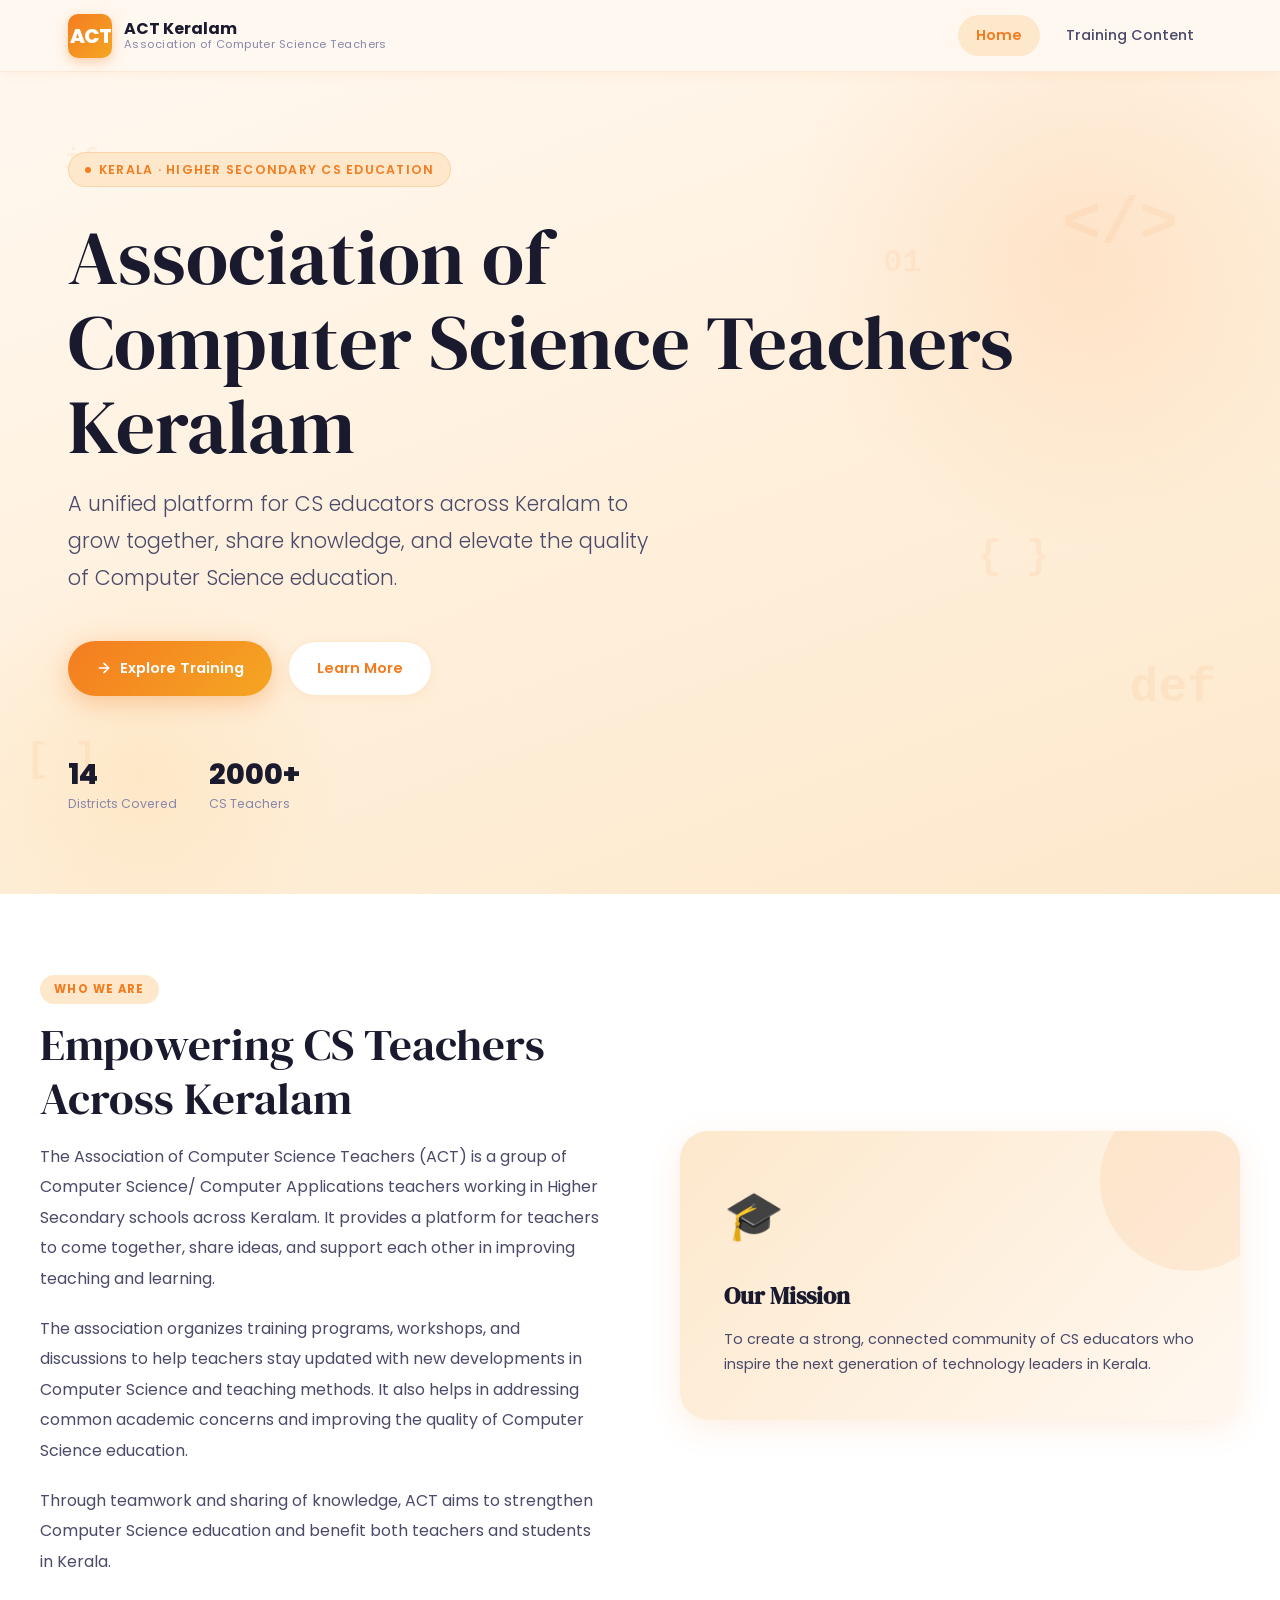
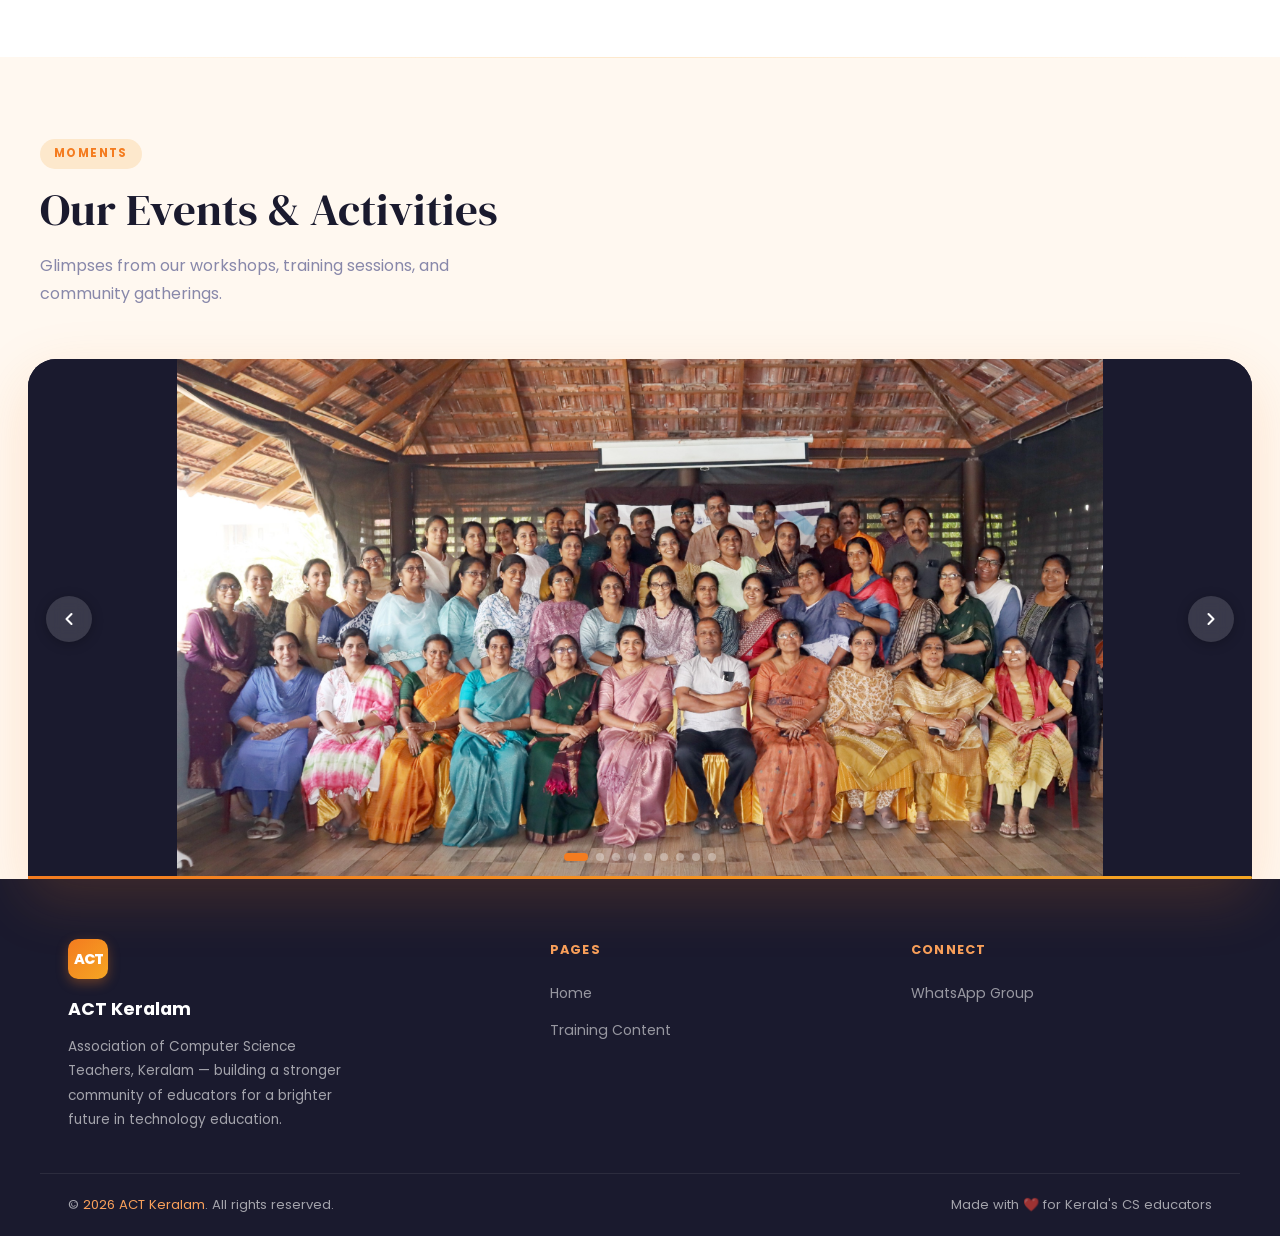
<file: index.html>
<!DOCTYPE html>
<html lang="en">
<head>
  <meta charset="UTF-8" />
  <meta name="viewport" content="width=device-width, initial-scale=1.0" />
  <title>ACT Keralam — Association of Computer Science Teachers</title>
  <meta name="description" content="ACT Keralam is the Association of Computer Science Teachers in Kerala, supporting CS educators across Higher Secondary Schools." />
  <link rel="stylesheet" href="style.css" />
  <!-- Google Fonts preconnect for performance -->
  <link rel="preconnect" href="https://fonts.googleapis.com" />
  <link rel="preconnect" href="https://fonts.gstatic.com" crossorigin />
</head>
<body>

  <!-- ==============================
       STICKY NAVIGATION BAR
  ============================== -->
  <nav class="navbar" role="navigation" aria-label="Main navigation">
    <div class="nav-container">

      <!-- Brand / Logo -->
      <a href="index.html" class="nav-brand" aria-label="ACT Keralam home">
        <div class="nav-logo-icon" aria-hidden="true">ACT</div>
        <div class="nav-brand-text">
          <span class="nav-brand-name">ACT Keralam</span>
          <span class="nav-brand-sub">Association of Computer Science Teachers</span>
        </div>
      </a>

      <!-- Navigation Links -->
      <ul class="nav-links" role="list">
        <li><a href="index.html" class="active">Home</a></li>
        <li><a href="training.html">Training Content</a></li>
      </ul>

      <!-- Mobile Menu Toggle -->
      <button class="nav-toggle" aria-label="Toggle navigation menu" aria-expanded="false">
        <span></span>
        <span></span>
        <span></span>
      </button>

    </div>
  </nav>


  <!-- ==============================
       HERO / BANNER SECTION
  ============================== -->
  <header class="hero" role="banner">

    <!-- Subtle animated background pattern -->
    <div class="hero-bg-pattern" aria-hidden="true"></div>

    <!-- Tech-themed floating decorative characters -->
    <div class="hero-deco" aria-hidden="true">
      <span class="hero-deco-item">&lt;/&gt;</span>
      <span class="hero-deco-item">{ }</span>
      <span class="hero-deco-item">01</span>
      <span class="hero-deco-item">def</span>
      <span class="hero-deco-item">if</span>
      <span class="hero-deco-item">[ ]</span>
    </div>

    <!-- Hero content -->
    <div class="hero-content">
      <div class="hero-eyebrow">Kerala · Higher Secondary CS Education</div>

      <h1 class="hero-heading">
        Association of<br />
        Computer Science Teachers<br />
        Keralam
      </h1>

      <p class="hero-subtitle">
        A unified platform for CS educators across Keralam to grow together, share knowledge, and elevate the quality of Computer Science education.
      </p>

      <div class="hero-cta-row">
        <a href="training.html" class="btn-primary">
          <!-- Arrow icon -->
          <svg width="16" height="16" viewBox="0 0 24 24" fill="none" stroke="currentColor" stroke-width="2.5" stroke-linecap="round" stroke-linejoin="round" aria-hidden="true"><path d="M5 12h14M12 5l7 7-7 7"/></svg>
          Explore Training
        </a>
        <a href="#about" class="btn-secondary">Learn More</a>
      </div>

      <!-- Stats row -->
      <div class="hero-stats">
        <div class="hero-stat">
          <span class="hero-stat-number" data-target="14">14</span>
          <span class="hero-stat-label">Districts Covered</span>
        </div>
        <div class="hero-stat">
          <span class="hero-stat-number" data-target="2000" data-suffix="+">2000+</span>
          <span class="hero-stat-label">CS Teachers</span>
        </div>
      </div>
    </div>
  </header>


  <!-- ==============================
       ABOUT / CONTENT SECTION
  ============================== -->
  <section class="about-section" id="about" aria-labelledby="about-heading">
    <div class="section-container">
      <div class="about-inner">

        <!-- Text block -->
        <div class="about-text">
          <span class="section-tag">Who We Are</span>
          <h2 class="section-title" id="about-heading">Empowering CS Teachers Across Keralam</h2>

          <!-- Association description — exact content as required -->
          <p>
            The Association of Computer Science Teachers (ACT) is a group of Computer Science/ Computer Applications teachers working in Higher Secondary schools across Keralam. It provides a platform for teachers to come together, share ideas, and support each other in improving teaching and learning.
          </p>
          <p>
            The association organizes training programs, workshops, and discussions to help teachers stay updated with new developments in Computer Science and teaching methods. It also helps in addressing common academic concerns and improving the quality of Computer Science education.
          </p>
          <p>
            Through teamwork and sharing of knowledge, ACT aims to strengthen Computer Science education and benefit both teachers and students in Kerala.
          </p>
        </div>

        <!-- Visual card -->
        <div class="about-visual">
          <div class="about-card">
            <div class="about-card-icon" aria-hidden="true">🎓</div>
            <h3 class="about-card-title">Our Mission</h3>
            <p class="about-card-text">
              To create a strong, connected community of CS educators who inspire the next generation of technology leaders in Kerala.
            </p>
            <!-- Keyword pills -->
            
          </div>
        </div>

      </div>
    </div>
  </section>

  <hr class="divider" aria-hidden="true" />

  <!-- ==============================
       SLIDESHOW GALLERY SECTION

       HOW TO ADD YOUR IMAGES:
       1. Put your image files in an "images/" folder
          next to index.html (any aspect ratio is fine).
       2. In the <div class="slideshow-track"> below,
          replace each placeholder <div class="slide"> with:

          <div class="slide">
            <img src="images/your-photo.jpg" alt="Describe the photo" />
            <div class="slide-caption">Caption text here</div>
          </div>

       3. Add or remove <div class="slide"> blocks freely —
          the JS will auto-update the dot indicators.
       The slideshow handles portrait, landscape, and square
       images correctly (object-fit: contain keeps full image
       visible; object-fit: cover fills the frame).
  ============================== -->
  <section class="gallery-section" id="gallery" aria-labelledby="gallery-heading">
    <div class="section-container">

      <div class="section-header">
        <span class="section-tag">Moments</span>
        <h2 class="section-title" id="gallery-heading">Our Events &amp; Activities</h2>
        <p class="section-subtitle">Glimpses from our workshops, training sessions, and community gatherings.</p>
      </div>

    </div><!-- /.section-container — intentionally ends here so slideshow is full-width -->

    <!-- ---- Slideshow ---- -->
    <div class="slideshow" role="region" aria-label="Event photo slideshow" aria-roledescription="carousel">

      <!-- Slide track — all slides sit side-by-side, JS translates this -->
      <div class="slideshow-track" id="slideshowTrack">

        <!--
          ════════════════════════════════════════
          SLIDE 1 — replace placeholder with your image:
          <img src="images/photo1.jpg" alt="Python Workshop 2024" />
          ════════════════════════════════════════
        -->
        <div class="slide" role="group" aria-roledescription="slide" aria-label="Slide 1 of 6">
          <div class="slide-img-wrap">
            <img src="1.jpeg"  />
            <!-- ↑ Remove the div above and add your <img> tag here ↑ -->
          </div>
          
        </div>

        <!-- SLIDE 2 -->
        <div class="slide" role="group" aria-roledescription="slide" aria-label="Slide 2 of 6">
          <div class="slide-img-wrap">
            <img src="2.jpeg"  />
          </div>
          
        </div>

        <!-- SLIDE 3 -->
        <div class="slide" role="group" aria-roledescription="slide" aria-label="Slide 3 of 6">
          <div class="slide-img-wrap">
            <img src="3.jpeg"  />
          </div>
          
        </div>

        <!-- SLIDE 4 -->
        <div class="slide" role="group" aria-roledescription="slide" aria-label="Slide 4 of 6">
          <div class="slide-img-wrap">
            <img src="4.jpeg"  />
          </div>
          
        </div>

        <!-- SLIDE 5 -->
        <div class="slide" role="group" aria-roledescription="slide" aria-label="Slide 5 of 6">
          <div class="slide-img-wrap">
            <img src="5.jpeg"  />
          </div>
          
        </div>

        <!-- SLIDE 6 -->
        <div class="slide" role="group" aria-roledescription="slide" aria-label="Slide 6 of 6">
          <div class="slide-img-wrap">
            <img src="6.jpeg"  />
          </div>
          
        </div>
              

        <!-- SLIDE 7 -->
        <div class="slide" role="group" aria-roledescription="slide" aria-label="Slide 7 of 7">
          <div class="slide-img-wrap">
            <img src="7.jpeg"  />
          </div>
        
        </div>
              

        <!-- SLIDE 8 -->
        <div class="slide" role="group" aria-roledescription="slide" aria-label="Slide 8 of 8">
          <div class="slide-img-wrap">
            <img src="8.jpeg"  />
          </div>
          
        </div>
              

        <!-- SLIDE 9 -->
        <div class="slide" role="group" aria-roledescription="slide" aria-label="Slide 9 of 9">
          <div class="slide-img-wrap">
            <img src="9.jpeg"  />
          </div>
        </div>
              

      </div><!-- /.slideshow-track -->

      <!-- Prev / Next arrow buttons -->
      <button class="slideshow-btn slideshow-btn--prev" id="slidePrev" aria-label="Previous slide">
        <svg width="20" height="20" viewBox="0 0 24 24" fill="none" stroke="currentColor" stroke-width="2.5" stroke-linecap="round" stroke-linejoin="round" aria-hidden="true"><path d="M15 18l-6-6 6-6"/></svg>
      </button>
      <button class="slideshow-btn slideshow-btn--next" id="slideNext" aria-label="Next slide">
        <svg width="20" height="20" viewBox="0 0 24 24" fill="none" stroke="currentColor" stroke-width="2.5" stroke-linecap="round" stroke-linejoin="round" aria-hidden="true"><path d="M9 18l6-6-6-6"/></svg>
      </button>

      <!-- Dot indicators — generated by JS, shown here as fallback -->
      <div class="slideshow-dots" id="slideshowDots" role="tablist" aria-label="Slide indicators"></div>

      <!-- Autoplay progress bar -->
      <div class="slideshow-progress" aria-hidden="true">
        <div class="slideshow-progress-bar" id="progressBar"></div>
      </div>

    </div><!-- /.slideshow -->

  </section>


  <!-- ==============================
       FOOTER
  ============================== -->
  <footer role="contentinfo">
    <div class="footer-top">

      <!-- Brand column -->
      <div class="footer-brand">
        <div class="nav-logo-icon" aria-hidden="true" style="width:40px;height:40px;font-size:0.9rem;">ACT</div>
        <div class="footer-brand-name">ACT Keralam</div>
        <p class="footer-brand-text">
          Association of Computer Science Teachers, Keralam — building a stronger community of educators for a brighter future in technology education.
        </p>
      </div>

      <!-- Quick links column -->
      <div class="footer-col">
        <h4 class="footer-col-title">Pages</h4>
        <ul>
          <li><a href="index.html">Home</a></li>
          <li><a href="training.html">Training Content</a></li>
        </ul>
      </div>

      <!-- Connect column -->
      <div class="footer-col">
        <h4 class="footer-col-title">Connect</h4>
        <ul>
          <li><a href="https://youtube.com" target="_blank" rel="noopener noreferrer">WhatsApp Group</a></li>
        </ul>
      </div>

    </div>

    <!-- Bottom bar -->
    <div class="footer-bottom">
      <p class="footer-copy">
        &copy; <span id="year"></span> <span>ACT Keralam</span>. All rights reserved.
      </p>
      <p class="footer-copy">Made with ❤️ for Kerala's CS educators</p>
    </div>
  </footer>

  <script src="script.js"></script>
  <script>
    // Set current year in footer dynamically
    document.getElementById('year').textContent = new Date().getFullYear();
  </script>

</body>
</html>
</file>
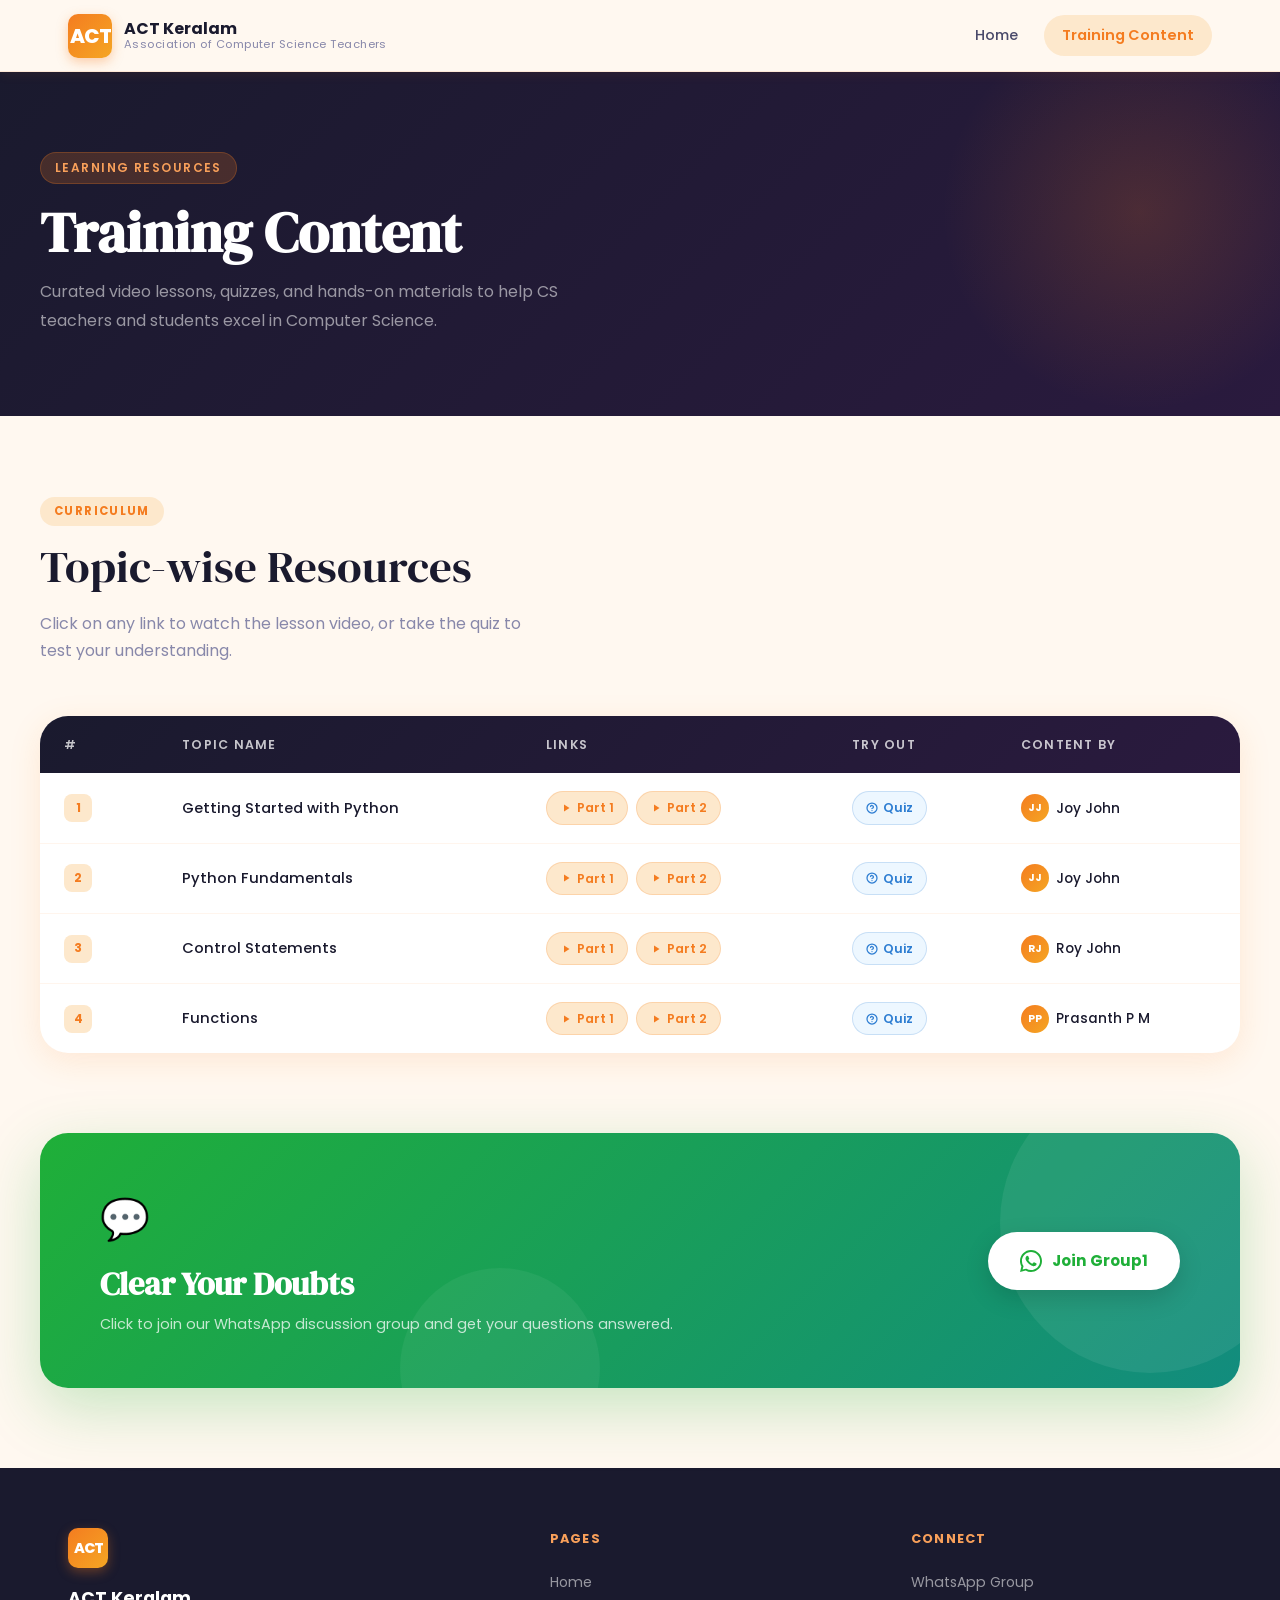
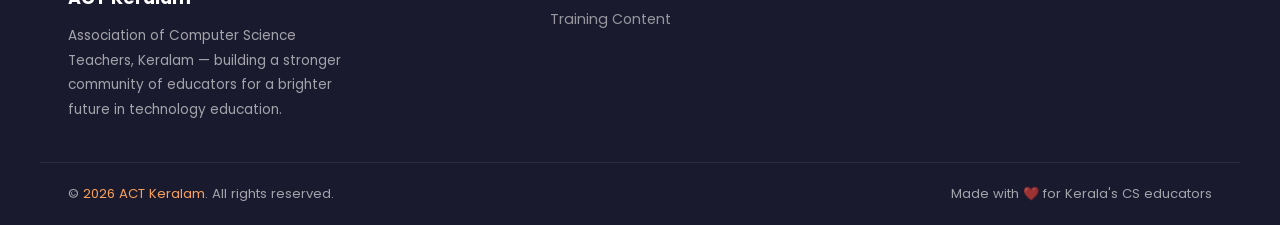
<file: training.html>
<!DOCTYPE html>
<html lang="en">
<head>
  <meta charset="UTF-8" />
  <meta name="viewport" content="width=device-width, initial-scale=1.0" />
  <title>Training Content — ACT Keralam</title>
  <meta name="description" content="Explore training resources, video lectures, quizzes and more curated by ACT Keralam for Computer Science teachers." />
  <link rel="stylesheet" href="style.css" />
  <link rel="preconnect" href="https://fonts.googleapis.com" />
  <link rel="preconnect" href="https://fonts.gstatic.com" crossorigin />
</head>
<body>

  <!-- ==============================
       STICKY NAVIGATION BAR
  ============================== -->
  <nav class="navbar" role="navigation" aria-label="Main navigation">
    <div class="nav-container">

      <a href="index.html" class="nav-brand" aria-label="ACT Keralam home">
        <div class="nav-logo-icon" aria-hidden="true">ACT</div>
        <div class="nav-brand-text">
          <span class="nav-brand-name">ACT Keralam</span>
          <span class="nav-brand-sub">Association of Computer Science Teachers</span>
        </div>
      </a>

      <ul class="nav-links" role="list">
        <li><a href="index.html">Home</a></li>
        <li><a href="training.html" class="active">Training Content</a></li>
      </ul>

      <button class="nav-toggle" aria-label="Toggle navigation menu" aria-expanded="false">
        <span></span>
        <span></span>
        <span></span>
      </button>

    </div>
  </nav>


  <!-- ==============================
       PAGE HERO / BANNER
  ============================== -->
  <header class="page-hero" role="banner">
    <div class="page-hero-content">
      <div class="page-hero-eyebrow">Learning Resources</div>
      <h1 class="page-hero-title">Training Content</h1>
      <p class="page-hero-desc">
        Curated video lessons, quizzes, and hands-on materials to help CS teachers and students excel in Computer Science.
      </p>
    </div>
  </header>


  <!-- ==============================
       TRAINING TABLE SECTION
  ============================== -->
  <main>
    <section class="training-section" aria-labelledby="training-table-heading">
      <div class="training-container">

        <div class="section-header">
          <span class="section-tag">Curriculum</span>
          <h2 class="section-title" id="training-table-heading">Topic-wise Resources</h2>
          <p class="section-subtitle">Click on any link to watch the lesson video, or take the quiz to test your understanding.</p>
        </div>

        <!-- Table wrapper for horizontal scroll on small screens -->
        <div class="table-wrapper" role="region" aria-label="Training topics table" tabindex="0">
          <table>
            <thead>
              <tr>
                <th scope="col">#</th>
                <th scope="col">Topic Name</th>
                <th scope="col">Links</th>
                <th scope="col">Try Out</th>
                <th scope="col">Content By</th>
              </tr>
            </thead>
            <tbody>

              <!-- Row 1 — Getting Started with Python -->
              <tr>
                <td><span class="row-num" aria-hidden="true">1</span></td>
                <td>
                  <span class="topic-cell">Getting Started with Python</span>
                </td>
                <td>
                  <div class="link-pills">
                    <a href="https://youtube.com"
                       target="_blank"
                       rel="noopener noreferrer"
                       class="link-pill"
                       aria-label="Getting Started with Python - Part 1 video">
                      <!-- Play icon -->
                      <svg viewBox="0 0 24 24" fill="currentColor" aria-hidden="true"><path d="M8 5v14l11-7z"/></svg>
                      Part 1
                    </a>
                    <a href="https://youtube.com"
                       target="_blank"
                       rel="noopener noreferrer"
                       class="link-pill"
                       aria-label="Getting Started with Python - Part 2 video">
                      <svg viewBox="0 0 24 24" fill="currentColor" aria-hidden="true"><path d="M8 5v14l11-7z"/></svg>
                      Part 2
                    </a>
                  </div>
                </td>
                <td>
                  <a href="https://youtube.com"
                     target="_blank"
                     rel="noopener noreferrer"
                     class="quiz-badge"
                     aria-label="Quiz for Getting Started with Python">
                    <!-- Quiz icon -->
                    <svg width="12" height="12" viewBox="0 0 24 24" fill="none" stroke="currentColor" stroke-width="2.5" stroke-linecap="round" stroke-linejoin="round" aria-hidden="true"><circle cx="12" cy="12" r="10"/><path d="M9.09 9a3 3 0 015.83 1c0 2-3 3-3 3M12 17h.01"/></svg>
                    Quiz
                  </a>
                </td>
                <td>
                  <div class="author-chip">
                    <div class="author-avatar" aria-hidden="true">JJ</div>
                    <span class="author-name">Joy John</span>
                  </div>
                </td>
              </tr>

              <!-- Row 2 — Python Fundamentals -->
              <tr>
                <td><span class="row-num" aria-hidden="true">2</span></td>
                <td>
                  <span class="topic-cell">Python Fundamentals</span>
                </td>
                <td>
                  <div class="link-pills">
                    <a href="https://youtube.com"
                       target="_blank"
                       rel="noopener noreferrer"
                       class="link-pill"
                       aria-label="Python Fundamentals - Part 1 video">
                      <svg viewBox="0 0 24 24" fill="currentColor" aria-hidden="true"><path d="M8 5v14l11-7z"/></svg>
                      Part 1
                    </a>
                    <a href="https://youtube.com"
                       target="_blank"
                       rel="noopener noreferrer"
                       class="link-pill"
                       aria-label="Python Fundamentals - Part 2 video">
                      <svg viewBox="0 0 24 24" fill="currentColor" aria-hidden="true"><path d="M8 5v14l11-7z"/></svg>
                      Part 2
                    </a>
                  </div>
                </td>
                <td>
                  <a href="https://youtube.com"
                     target="_blank"
                     rel="noopener noreferrer"
                     class="quiz-badge"
                     aria-label="Quiz for Python Fundamentals">
                    <svg width="12" height="12" viewBox="0 0 24 24" fill="none" stroke="currentColor" stroke-width="2.5" stroke-linecap="round" stroke-linejoin="round" aria-hidden="true"><circle cx="12" cy="12" r="10"/><path d="M9.09 9a3 3 0 015.83 1c0 2-3 3-3 3M12 17h.01"/></svg>
                    Quiz
                  </a>
                </td>
                <td>
                  <div class="author-chip">
                    <div class="author-avatar" aria-hidden="true">JJ</div>
                    <span class="author-name">Joy John</span>
                  </div>
                </td>
              </tr>

              <!-- Row 3 — Control Statements -->
              <tr>
                <td><span class="row-num" aria-hidden="true">3</span></td>
                <td>
                  <span class="topic-cell">Control Statements</span>
                </td>
                <td>
                  <div class="link-pills">
                    <a href="https://youtube.com"
                       target="_blank"
                       rel="noopener noreferrer"
                       class="link-pill"
                       aria-label="Control Statements - Part 1 video">
                      <svg viewBox="0 0 24 24" fill="currentColor" aria-hidden="true"><path d="M8 5v14l11-7z"/></svg>
                      Part 1
                    </a>
                    <a href="https://youtube.com"
                       target="_blank"
                       rel="noopener noreferrer"
                       class="link-pill"
                       aria-label="Control Statements - Part 2 video">
                      <svg viewBox="0 0 24 24" fill="currentColor" aria-hidden="true"><path d="M8 5v14l11-7z"/></svg>
                      Part 2
                    </a>
                  </div>
                </td>
                <td>
                  <a href="https://youtube.com"
                     target="_blank"
                     rel="noopener noreferrer"
                     class="quiz-badge"
                     aria-label="Quiz for Control Statements">
                    <svg width="12" height="12" viewBox="0 0 24 24" fill="none" stroke="currentColor" stroke-width="2.5" stroke-linecap="round" stroke-linejoin="round" aria-hidden="true"><circle cx="12" cy="12" r="10"/><path d="M9.09 9a3 3 0 015.83 1c0 2-3 3-3 3M12 17h.01"/></svg>
                    Quiz
                  </a>
                </td>
                <td>
                  <div class="author-chip">
                    <div class="author-avatar" aria-hidden="true">RJ</div>
                    <span class="author-name">Roy John</span>
                  </div>
                </td>
              </tr>

              <!-- Row 4 — Functions -->
              <tr>
                <td><span class="row-num" aria-hidden="true">4</span></td>
                <td>
                  <span class="topic-cell">Functions</span>
                </td>
                <td>
                  <div class="link-pills">
                    <a href="https://youtube.com"
                       target="_blank"
                       rel="noopener noreferrer"
                       class="link-pill"
                       aria-label="Functions - Part 1 video">
                      <svg viewBox="0 0 24 24" fill="currentColor" aria-hidden="true"><path d="M8 5v14l11-7z"/></svg>
                      Part 1
                    </a>
                    <a href="https://youtube.com"
                       target="_blank"
                       rel="noopener noreferrer"
                       class="link-pill"
                       aria-label="Functions - Part 2 video">
                      <svg viewBox="0 0 24 24" fill="currentColor" aria-hidden="true"><path d="M8 5v14l11-7z"/></svg>
                      Part 2
                    </a>
                  </div>
                </td>
                <td>
                  <a href="https://youtube.com"
                     target="_blank"
                     rel="noopener noreferrer"
                     class="quiz-badge"
                     aria-label="Quiz for Functions">
                    <svg width="12" height="12" viewBox="0 0 24 24" fill="none" stroke="currentColor" stroke-width="2.5" stroke-linecap="round" stroke-linejoin="round" aria-hidden="true"><circle cx="12" cy="12" r="10"/><path d="M9.09 9a3 3 0 015.83 1c0 2-3 3-3 3M12 17h.01"/></svg>
                    Quiz
                  </a>
                </td>
                <td>
                  <div class="author-chip">
                    <div class="author-avatar" aria-hidden="true">PP</div>
                    <span class="author-name">Prasanth P M</span>
                  </div>
                </td>
              </tr>

            </tbody>
          </table>
        </div><!-- /.table-wrapper -->

      </div>
    </section><!-- /.training-section -->


    <!-- ==============================
         WHATSAPP DISCUSSION CARD
    ============================== -->
    <section class="discussion-section" aria-label="Join WhatsApp discussion group">
      <div class="discussion-card">

        <div class="discussion-content">
          <div class="discussion-icon" aria-hidden="true">💬</div>
          <h2 class="discussion-title">Clear Your Doubts</h2>
          <p class="discussion-sub">Click to join our WhatsApp discussion group and get your questions answered.</p>
        </div>

        <div class="discussion-action">
          <a href="https://youtube.com"
             target="_blank"
             rel="noopener noreferrer"
             class="btn-whatsapp"
             aria-label="Join WhatsApp Group 1">
            <!-- WhatsApp icon (simple) -->
            <svg width="22" height="22" viewBox="0 0 24 24" fill="currentColor" aria-hidden="true">
              <path d="M17.472 14.382c-.297-.149-1.758-.867-2.03-.967-.273-.099-.471-.148-.67.15-.197.297-.767.966-.94 1.164-.173.199-.347.223-.644.075-.297-.15-1.255-.463-2.39-1.475-.883-.788-1.48-1.761-1.653-2.059-.173-.297-.018-.458.13-.606.134-.133.298-.347.446-.52.149-.174.198-.298.298-.497.099-.198.05-.371-.025-.52-.075-.149-.669-1.612-.916-2.207-.242-.579-.487-.5-.669-.51-.173-.008-.371-.01-.57-.01-.198 0-.52.074-.792.372-.272.297-1.04 1.016-1.04 2.479 0 1.462 1.065 2.875 1.213 3.074.149.198 2.096 3.2 5.077 4.487.709.306 1.262.489 1.694.625.712.227 1.36.195 1.871.118.571-.085 1.758-.719 2.006-1.413.248-.694.248-1.289.173-1.413-.074-.124-.272-.198-.57-.347z"/>
              <path d="M12 0C5.373 0 0 5.373 0 12c0 2.125.554 4.122 1.523 5.855L.057 23.882l6.174-1.618A11.94 11.94 0 0012 24c6.627 0 12-5.373 12-12S18.627 0 12 0zm0 21.908a9.893 9.893 0 01-5.034-1.374l-.361-.214-3.741.981 1-3.639-.235-.374A9.86 9.86 0 012.092 12C2.092 6.568 6.568 2.092 12 2.092c5.43 0 9.908 4.476 9.908 9.908 0 5.431-4.478 9.908-9.908 9.908z"/>
            </svg>
            Join Group1
          </a>
        </div>

      </div>
    </section>

  </main>


  <!-- ==============================
       FOOTER
  ============================== -->
  <footer role="contentinfo">
    <div class="footer-top">

      <div class="footer-brand">
        <div class="nav-logo-icon" aria-hidden="true" style="width:40px;height:40px;font-size:0.9rem;">ACT</div>
        <div class="footer-brand-name">ACT Keralam</div>
        <p class="footer-brand-text">
          Association of Computer Science Teachers, Keralam — building a stronger community of educators for a brighter future in technology education.
        </p>
      </div>

      <div class="footer-col">
        <h4 class="footer-col-title">Pages</h4>
        <ul>
          <li><a href="index.html">Home</a></li>
          <li><a href="training.html">Training Content</a></li>
        </ul>
      </div>

      <div class="footer-col">
        <h4 class="footer-col-title">Connect</h4>
        <ul>
          
          <li><a href="https://youtube.com" target="_blank" rel="noopener noreferrer">WhatsApp Group</a></li>
        </ul>
      </div>

    </div>

    <div class="footer-bottom">
      <p class="footer-copy">
        &copy; <span id="year"></span> <span>ACT Keralam</span>. All rights reserved.
      </p>
      <p class="footer-copy">Made with ❤️ for Kerala's CS educators</p>
    </div>
  </footer>

  <script src="script.js"></script>
  <script>
    document.getElementById('year').textContent = new Date().getFullYear();
  </script>

</body>
</html>
</file>
<file: style.css>
/* =========================================
   ACT Keralam - Global Stylesheet
   Association of Computer Science Teachers
   ========================================= */

/* --- Google Fonts Import --- */
@import url('https://fonts.googleapis.com/css2?family=Poppins:wght@300;400;500;600;700;800&family=DM+Serif+Display:ital@0;1&display=swap');

/* --- CSS Variables (Design Tokens) --- */
:root {
  --cream: #FFF8F0;
  --cream-dark: #FFF0DC;
  --orange: #F47C20;
  --orange-light: #F9A05A;
  --orange-pale: #FDE8CC;
  --amber: #F5A623;
  --brown: #7A3B1E;
  --text-dark: #1A1A2E;
  --text-mid: #4A4A6A;
  --text-soft: #8888AA;
  --white: #FFFFFF;
  --shadow-sm: 0 2px 12px rgba(244,124,32,0.08);
  --shadow-md: 0 8px 32px rgba(244,124,32,0.13);
  --shadow-lg: 0 20px 60px rgba(244,124,32,0.18);
  --radius-sm: 10px;
  --radius-md: 18px;
  --radius-lg: 28px;
  --nav-height: 72px;
  --transition: 0.3s cubic-bezier(0.4, 0, 0.2, 1);
}

/* --- Reset & Base --- */
*, *::before, *::after {
  box-sizing: border-box;
  margin: 0;
  padding: 0;
}

html {
  scroll-behavior: smooth;
  font-size: 16px;
}

body {
  font-family: 'Poppins', sans-serif;
  background-color: var(--cream);
  color: var(--text-dark);
  line-height: 1.7;
  overflow-x: hidden;
}

a {
  text-decoration: none;
  color: inherit;
}

img {
  max-width: 100%;
  display: block;
}

/* =========================================
   NAVIGATION
   ========================================= */

.navbar {
  position: sticky;
  top: 0;
  z-index: 100;
  height: var(--nav-height);
  background: rgba(255, 248, 240, 0.92);
  backdrop-filter: blur(16px);
  -webkit-backdrop-filter: blur(16px);
  border-bottom: 1px solid rgba(244, 124, 32, 0.12);
  box-shadow: var(--shadow-sm);
  display: flex;
  align-items: center;
  transition: box-shadow var(--transition);
}

.nav-container {
  width: 100%;
  max-width: 1200px;
  margin: 0 auto;
  padding: 0 28px;
  display: flex;
  align-items: center;
  justify-content: space-between;
  gap: 24px;
}

/* Logo / Brand */
.nav-brand {
  display: flex;
  align-items: center;
  gap: 12px;
  flex-shrink: 0;
}

.nav-logo-icon {
  width: 44px;
  height: 44px;
  background: linear-gradient(135deg, var(--orange), var(--amber));
  border-radius: var(--radius-sm);
  display: flex;
  align-items: center;
  justify-content: center;
  font-size: 1.25rem;
  font-weight: 800;
  color: white;
  letter-spacing: -1px;
  box-shadow: 0 4px 12px rgba(244,124,32,0.35);
  flex-shrink: 0;
}

.nav-brand-text {
  display: flex;
  flex-direction: column;
  line-height: 1.2;
}

.nav-brand-name {
  font-size: 1rem;
  font-weight: 700;
  color: var(--text-dark);
}

.nav-brand-sub {
  font-size: 0.7rem;
  font-weight: 400;
  color: var(--text-soft);
  letter-spacing: 0.04em;
}

/* Nav Links */
.nav-links {
  display: flex;
  align-items: center;
  gap: 8px;
  list-style: none;
}

.nav-links a {
  display: block;
  padding: 8px 18px;
  font-size: 0.9rem;
  font-weight: 500;
  color: var(--text-mid);
  border-radius: 50px;
  transition: background var(--transition), color var(--transition);
}

.nav-links a:hover,
.nav-links a.active {
  background: var(--orange-pale);
  color: var(--orange);
}

.nav-links a.active {
  font-weight: 600;
}

/* Mobile hamburger */
.nav-toggle {
  display: none;
  flex-direction: column;
  gap: 5px;
  cursor: pointer;
  padding: 6px;
  background: none;
  border: none;
}

.nav-toggle span {
  display: block;
  width: 24px;
  height: 2px;
  background: var(--text-dark);
  border-radius: 2px;
  transition: all var(--transition);
}

/* =========================================
   HERO SECTION
   ========================================= */

.hero {
  position: relative;
  min-height: 88vh;
  display: flex;
  align-items: center;
  overflow: hidden;
  background: linear-gradient(160deg, #FFF8F0 0%, #FFF0DC 50%, #FDE8CC 100%);
}

/* Decorative background pattern */
.hero-bg-pattern {
  position: absolute;
  inset: 0;
  pointer-events: none;
  overflow: hidden;
}

/* Floating tech-themed circles/shapes */
.hero-bg-pattern::before {
  content: '';
  position: absolute;
  top: -120px;
  right: -100px;
  width: 600px;
  height: 600px;
  border-radius: 50%;
  background: radial-gradient(circle, rgba(244,124,32,0.12) 0%, transparent 70%);
}

.hero-bg-pattern::after {
  content: '';
  position: absolute;
  bottom: -80px;
  left: -60px;
  width: 400px;
  height: 400px;
  border-radius: 50%;
  background: radial-gradient(circle, rgba(245,166,35,0.10) 0%, transparent 70%);
}

/* Floating tech icons SVG shapes */
.hero-deco {
  position: absolute;
  inset: 0;
  pointer-events: none;
}

.hero-deco-item {
  position: absolute;
  opacity: 0.07;
  font-size: 5rem;
  color: var(--orange);
  font-family: monospace;
  font-weight: 700;
  user-select: none;
  animation: float 6s ease-in-out infinite;
}

.hero-deco-item:nth-child(1) { top: 12%; right: 8%;  font-size: 4rem; animation-delay: 0s; }
.hero-deco-item:nth-child(2) { top: 55%; right: 18%; font-size: 2.5rem; animation-delay: 1.5s; }
.hero-deco-item:nth-child(3) { top: 20%; right: 28%; font-size: 2rem; animation-delay: 0.8s; }
.hero-deco-item:nth-child(4) { bottom: 20%; right: 5%; font-size: 3rem; animation-delay: 2.2s; }
.hero-deco-item:nth-child(5) { top: 8%; left: 5%;   font-size: 1.8rem; animation-delay: 3s; }
.hero-deco-item:nth-child(6) { bottom: 12%; left: 2%; font-size: 2.5rem; animation-delay: 1s; }

@keyframes float {
  0%, 100% { transform: translateY(0px) rotate(0deg); }
  50%       { transform: translateY(-18px) rotate(4deg); }
}

/* Hero Content */
.hero-content {
  position: relative;
  z-index: 2;
  max-width: 1200px;
  margin: 0 auto;
  padding: 80px 28px;
  width: 100%;
}

.hero-eyebrow {
  display: inline-flex;
  align-items: center;
  gap: 8px;
  background: var(--orange-pale);
  color: var(--orange);
  font-size: 0.78rem;
  font-weight: 600;
  letter-spacing: 0.1em;
  text-transform: uppercase;
  padding: 6px 16px;
  border-radius: 50px;
  margin-bottom: 28px;
  border: 1px solid rgba(244,124,32,0.2);
}

.hero-eyebrow::before {
  content: '';
  width: 6px;
  height: 6px;
  background: var(--orange);
  border-radius: 50%;
  animation: pulse 2s infinite;
}

@keyframes pulse {
  0%, 100% { opacity: 1; transform: scale(1); }
  50%       { opacity: 0.5; transform: scale(1.5); }
}

.hero-heading {
  font-family: 'DM Serif Display', serif;
  font-size: clamp(2.4rem, 6vw, 5rem);
  font-weight: 400;
  line-height: 1.1;
  color: var(--text-dark);
  margin-bottom: 16px;
}

.hero-heading span {
  color: var(--orange);
  font-style: italic;
}

.hero-subtitle {
  font-size: clamp(1rem, 2.5vw, 1.3rem);
  font-weight: 300;
  color: var(--text-mid);
  max-width: 580px;
  margin-bottom: 44px;
  line-height: 1.8;
}

.hero-cta-row {
  display: flex;
  gap: 16px;
  flex-wrap: wrap;
}

/* Buttons */
.btn-primary {
  display: inline-flex;
  align-items: center;
  gap: 8px;
  background: linear-gradient(135deg, var(--orange), var(--amber));
  color: white;
  font-family: 'Poppins', sans-serif;
  font-size: 0.92rem;
  font-weight: 600;
  padding: 14px 28px;
  border-radius: 50px;
  border: none;
  cursor: pointer;
  box-shadow: 0 6px 24px rgba(244,124,32,0.35);
  transition: transform var(--transition), box-shadow var(--transition);
  text-decoration: none;
}

.btn-primary:hover {
  transform: translateY(-2px);
  box-shadow: 0 12px 32px rgba(244,124,32,0.45);
}

.btn-secondary {
  display: inline-flex;
  align-items: center;
  gap: 8px;
  background: white;
  color: var(--orange);
  font-family: 'Poppins', sans-serif;
  font-size: 0.92rem;
  font-weight: 600;
  padding: 14px 28px;
  border-radius: 50px;
  border: 1.5px solid var(--orange-pale);
  cursor: pointer;
  box-shadow: var(--shadow-sm);
  transition: all var(--transition);
  text-decoration: none;
}

.btn-secondary:hover {
  background: var(--orange-pale);
  border-color: var(--orange-light);
  transform: translateY(-2px);
}

/* Hero stat chips */
.hero-stats {
  display: flex;
  gap: 32px;
  margin-top: 64px;
  flex-wrap: wrap;
}

.hero-stat {
  display: flex;
  flex-direction: column;
}

.hero-stat-number {
  font-size: 1.8rem;
  font-weight: 800;
  color: var(--text-dark);
  line-height: 1;
}

.hero-stat-label {
  font-size: 0.78rem;
  color: var(--text-soft);
  font-weight: 400;
  margin-top: 4px;
}

/* =========================================
   SECTION COMMON STYLES
   ========================================= */

section {
  padding: 80px 28px;
}

.section-container {
  max-width: 1200px;
  margin: 0 auto;
}

.section-tag {
  display: inline-block;
  background: var(--orange-pale);
  color: var(--orange);
  font-size: 0.72rem;
  font-weight: 700;
  letter-spacing: 0.12em;
  text-transform: uppercase;
  padding: 5px 14px;
  border-radius: 50px;
  margin-bottom: 14px;
}

.section-title {
  font-family: 'DM Serif Display', serif;
  font-size: clamp(1.8rem, 4vw, 2.8rem);
  font-weight: 400;
  color: var(--text-dark);
  line-height: 1.2;
  margin-bottom: 16px;
}

.section-subtitle {
  font-size: 1rem;
  color: var(--text-soft);
  max-width: 500px;
}

.section-header {
  margin-bottom: 52px;
}

/* =========================================
   ABOUT SECTION (Home Page)
   ========================================= */

.about-section {
  background: var(--white);
}

.about-inner {
  display: grid;
  grid-template-columns: 1fr 1fr;
  gap: 80px;
  align-items: center;
}

.about-text p {
  font-size: 1rem;
  color: var(--text-mid);
  line-height: 1.9;
  margin-bottom: 20px;
}

.about-text p:last-child {
  margin-bottom: 0;
}

/* About visual card */
.about-visual {
  position: relative;
}

.about-card {
  background: linear-gradient(135deg, var(--orange-pale), var(--cream));
  border-radius: var(--radius-lg);
  padding: 44px;
  box-shadow: var(--shadow-md);
  position: relative;
  overflow: hidden;
}

.about-card::before {
  content: '';
  position: absolute;
  top: -40px;
  right: -40px;
  width: 180px;
  height: 180px;
  border-radius: 50%;
  background: rgba(244,124,32,0.1);
}

.about-card-icon {
  font-size: 3rem;
  margin-bottom: 20px;
}

.about-card-title {
  font-family: 'DM Serif Display', serif;
  font-size: 1.5rem;
  color: var(--text-dark);
  margin-bottom: 10px;
}

.about-card-text {
  font-size: 0.9rem;
  color: var(--text-mid);
  line-height: 1.7;
}

/* Pillars / feature pills */
.about-pillars {
  display: flex;
  flex-wrap: wrap;
  gap: 10px;
  margin-top: 28px;
}

.pillar-chip {
  background: white;
  color: var(--orange);
  border: 1.5px solid var(--orange-pale);
  font-size: 0.8rem;
  font-weight: 500;
  padding: 7px 16px;
  border-radius: 50px;
  box-shadow: var(--shadow-sm);
}

/* =========================================
   GALLERY / SLIDESHOW SECTION (Home Page)
   ========================================= */

.gallery-section {
  background: var(--cream);
  /* section-container padding handles top/bottom;
     slideshow bleeds full width below it */
  padding-bottom: 0;
}

/* ─── Slideshow outer shell ─── */
.slideshow {
  position: relative;
  width: 100%;
  overflow: hidden;
  background: var(--text-dark);
  /* Fixed height so every slide takes the same space regardless of image ratio */
  height: 520px;
  border-radius: var(--radius-lg) var(--radius-lg) 0 0;
  box-shadow: var(--shadow-lg);
  /* margin ties it visually to the section above */
  margin-top: 12px;
  user-select: none;
}

@media (max-width: 900px) { .slideshow { height: 400px; } }
@media (max-width: 600px) { .slideshow { height: 260px; border-radius: var(--radius-md) var(--radius-md) 0 0; } }

/* ─── Track — all slides in a row ─── */
.slideshow-track {
  display: flex;
  height: 100%;
  width: 100%;
  /* JS sets transform: translateX(-N*100%) to advance */
  transform: translateX(0);
  transition: transform 0.55s cubic-bezier(0.77, 0, 0.175, 1);
}

/* ─── Individual slide ─── */
.slide {
  flex: 0 0 100%;   /* each slide is exactly 100% of the viewport width */
  width: 100%;
  height: 100%;
  position: relative;
  overflow: hidden;
}

/* ─── Image wrapper — centres image of ANY aspect ratio ─── */
.slide-img-wrap {
  width: 100%;
  height: 100%;
  display: flex;
  align-items: center;
  justify-content: center;
  background: var(--text-dark);
  overflow: hidden;
}

/*
  HOW REAL IMAGES ARE HANDLED:
  ─────────────────────────────
  • object-fit: contain  → whole image always visible, letterboxed if needed
  • object-fit: cover    → fills the frame, crops if needed (comment/uncomment)
  Swap to 'cover' if you prefer full-bleed cropped images.
*/
.slide-img-wrap img {
  width: 100%;
  height: 100%;
  object-fit: contain;      /* ← change to 'cover' for full-bleed */
  object-position: center;
  display: block;
  transition: transform 0.6s ease;
}

.slide:hover .slide-img-wrap img {
  transform: scale(1.03);
}

/* ─── Placeholder (shown until real images are added) ─── */
.slide-placeholder {
  width: 100%;
  height: 100%;
  display: flex;
  flex-direction: column;
  align-items: center;
  justify-content: center;
  gap: 12px;
  background: linear-gradient(160deg, #2A1A3E 0%, var(--text-dark) 100%);
  position: relative;
  overflow: hidden;
}

/* Diagonal stripe texture on placeholder */
.slide-placeholder::before {
  content: '';
  position: absolute;
  inset: 0;
  background: repeating-linear-gradient(
    -45deg,
    transparent,
    transparent 28px,
    rgba(244,124,32,0.04) 28px,
    rgba(244,124,32,0.04) 56px
  );
}

.slide-placeholder-icon {
  font-size: 3.5rem;
  opacity: 0.25;
  position: relative;
}

.slide-placeholder-label {
  font-size: 0.85rem;
  font-weight: 700;
  letter-spacing: 0.12em;
  text-transform: uppercase;
  color: var(--orange-light);
  opacity: 0.75;
  background: rgba(255,255,255,0.06);
  padding: 6px 18px;
  border-radius: 50px;
  border: 1px solid rgba(244,124,32,0.2);
  position: relative;
}

.slide-placeholder-hint {
  font-size: 0.72rem;
  color: rgba(255,255,255,0.3);
  font-family: monospace;
  position: relative;
}

/* ─── Slide caption overlay ─── */
.slide-caption {
  position: absolute;
  bottom: 0;
  left: 0;
  right: 0;
  padding: 32px 28px 20px;
  background: linear-gradient(to top, rgba(0,0,0,0.65) 0%, transparent 100%);
  color: white;
  font-size: 0.95rem;
  font-weight: 600;
  letter-spacing: 0.02em;
  pointer-events: none;
}

/* ─── Prev / Next buttons ─── */
.slideshow-btn {
  position: absolute;
  top: 50%;
  transform: translateY(-50%);
  width: 46px;
  height: 46px;
  border-radius: 50%;
  border: none;
  background: rgba(255,255,255,0.14);
  backdrop-filter: blur(8px);
  -webkit-backdrop-filter: blur(8px);
  color: white;
  cursor: pointer;
  display: flex;
  align-items: center;
  justify-content: center;
  transition: background var(--transition), transform var(--transition);
  z-index: 10;
  box-shadow: 0 2px 12px rgba(0,0,0,0.25);
}

.slideshow-btn:hover {
  background: var(--orange);
  transform: translateY(-50%) scale(1.08);
}

.slideshow-btn--prev { left: 18px; }
.slideshow-btn--next { right: 18px; }

@media (max-width: 600px) {
  .slideshow-btn { width: 36px; height: 36px; }
  .slideshow-btn--prev { left: 10px; }
  .slideshow-btn--next { right: 10px; }
}

/* ─── Dot indicators ─── */
.slideshow-dots {
  position: absolute;
  bottom: 18px;
  left: 50%;
  transform: translateX(-50%);
  display: flex;
  gap: 8px;
  z-index: 10;
}

.slideshow-dot {
  width: 8px;
  height: 8px;
  border-radius: 50%;
  border: none;
  background: rgba(255,255,255,0.35);
  cursor: pointer;
  padding: 0;
  transition: background var(--transition), transform var(--transition), width var(--transition);
}

.slideshow-dot.active {
  background: var(--orange);
  width: 24px;           /* active dot stretches into a pill */
  border-radius: 4px;
  transform: none;
}

.slideshow-dot:hover:not(.active) {
  background: rgba(255,255,255,0.65);
}

/* ─── Progress bar ─── */
.slideshow-progress {
  position: absolute;
  bottom: 0;
  left: 0;
  right: 0;
  height: 3px;
  background: rgba(255,255,255,0.1);
  z-index: 10;
}

.slideshow-progress-bar {
  height: 100%;
  width: 0%;
  background: linear-gradient(90deg, var(--orange), var(--amber));
  border-radius: 0 2px 2px 0;
}

/* =========================================
   FOOTER
   ========================================= */

footer {
  background: var(--text-dark);
  color: rgba(255,255,255,0.6);
  padding: 0;
}

.footer-top {
  padding: 60px 28px 40px;
  max-width: 1200px;
  margin: 0 auto;
  display: grid;
  grid-template-columns: 1.4fr 1fr 1fr;
  gap: 60px;
}

.footer-brand .nav-logo-icon {
  margin-bottom: 16px;
}

.footer-brand-name {
  font-size: 1.1rem;
  font-weight: 700;
  color: white;
  margin-bottom: 10px;
}

.footer-brand-text {
  font-size: 0.85rem;
  line-height: 1.8;
  max-width: 280px;
}

.footer-col-title {
  font-size: 0.8rem;
  font-weight: 700;
  letter-spacing: 0.1em;
  text-transform: uppercase;
  color: var(--orange-light);
  margin-bottom: 18px;
}

.footer-col ul {
  list-style: none;
  display: flex;
  flex-direction: column;
  gap: 10px;
}

.footer-col ul li a {
  font-size: 0.88rem;
  color: rgba(255,255,255,0.55);
  transition: color var(--transition);
}

.footer-col ul li a:hover {
  color: var(--orange-light);
}

.footer-bottom {
  border-top: 1px solid rgba(255,255,255,0.08);
  padding: 20px 28px;
  max-width: 1200px;
  margin: 0 auto;
  display: flex;
  align-items: center;
  justify-content: space-between;
  flex-wrap: wrap;
  gap: 12px;
}

.footer-copy {
  font-size: 0.82rem;
}

.footer-copy span {
  color: var(--orange-light);
}

/* =========================================
   TRAINING PAGE
   ========================================= */

/* Page header band */
.page-hero {
  background: linear-gradient(135deg, var(--text-dark) 0%, #2A1A3E 100%);
  padding: 80px 28px;
  position: relative;
  overflow: hidden;
}

.page-hero::before {
  content: '';
  position: absolute;
  top: -60px; right: -60px;
  width: 400px; height: 400px;
  border-radius: 50%;
  background: radial-gradient(circle, rgba(244,124,32,0.18) 0%, transparent 70%);
  pointer-events: none;
}

.page-hero-content {
  max-width: 1200px;
  margin: 0 auto;
  position: relative;
  z-index: 2;
}

.page-hero-eyebrow {
  display: inline-block;
  background: rgba(244,124,32,0.2);
  color: var(--orange-light);
  font-size: 0.75rem;
  font-weight: 600;
  letter-spacing: 0.12em;
  text-transform: uppercase;
  padding: 5px 14px;
  border-radius: 50px;
  margin-bottom: 18px;
  border: 1px solid rgba(244,124,32,0.25);
}

.page-hero-title {
  font-family: 'DM Serif Display', serif;
  font-size: clamp(2rem, 5vw, 3.5rem);
  color: white;
  margin-bottom: 14px;
  line-height: 1.1;
}

.page-hero-desc {
  font-size: 1rem;
  color: rgba(255,255,255,0.55);
  max-width: 520px;
  line-height: 1.8;
}

/* Training table section */
.training-section {
  padding: 80px 28px;
  background: var(--cream);
}

.training-container {
  max-width: 1200px;
  margin: 0 auto;
}

/* Table wrapper for scroll on mobile */
.table-wrapper {
  background: white;
  border-radius: var(--radius-lg);
  box-shadow: var(--shadow-md);
  overflow: hidden;
  overflow-x: auto;
}

table {
  width: 100%;
  border-collapse: collapse;
  min-width: 560px;
}

thead {
  background: linear-gradient(135deg, var(--text-dark), #2A1A3E);
}

thead th {
  padding: 18px 24px;
  text-align: left;
  font-size: 0.78rem;
  font-weight: 600;
  letter-spacing: 0.1em;
  text-transform: uppercase;
  color: rgba(255,255,255,0.75);
}

thead th:first-child {
  border-radius: 0;
}

tbody tr {
  border-bottom: 1px solid rgba(244,124,32,0.08);
  transition: background var(--transition);
}

tbody tr:last-child {
  border-bottom: none;
}

tbody tr:hover {
  background: var(--orange-pale);
}

tbody td {
  padding: 18px 24px;
  font-size: 0.92rem;
  color: var(--text-mid);
  vertical-align: middle;
}

/* Row number badge */
.row-num {
  display: inline-flex;
  align-items: center;
  justify-content: center;
  width: 28px;
  height: 28px;
  background: var(--orange-pale);
  color: var(--orange);
  border-radius: 8px;
  font-size: 0.75rem;
  font-weight: 700;
  margin-right: 10px;
  flex-shrink: 0;
}

.topic-cell {
  display: flex;
  align-items: center;
  font-weight: 500;
  color: var(--text-dark);
}

/* Link pills */
.link-pills {
  display: flex;
  gap: 8px;
  flex-wrap: wrap;
}

.link-pill {
  display: inline-flex;
  align-items: center;
  gap: 5px;
  background: var(--orange-pale);
  color: var(--orange);
  font-size: 0.78rem;
  font-weight: 600;
  padding: 5px 13px;
  border-radius: 50px;
  border: 1px solid rgba(244,124,32,0.2);
  transition: all var(--transition);
  cursor: pointer;
}

.link-pill:hover {
  background: var(--orange);
  color: white;
  border-color: var(--orange);
  transform: translateY(-1px);
}

.link-pill svg {
  width: 12px;
  height: 12px;
}

/* Quiz badge */
.quiz-badge {
  display: inline-flex;
  align-items: center;
  gap: 5px;
  background: #EDF7FF;
  color: #2D7DD2;
  font-size: 0.78rem;
  font-weight: 600;
  padding: 5px 13px;
  border-radius: 50px;
  border: 1px solid rgba(45,125,210,0.2);
  transition: all var(--transition);
  cursor: pointer;
}

.quiz-badge:hover {
  background: #2D7DD2;
  color: white;
  transform: translateY(-1px);
}

/* Author chip */
.author-chip {
  display: inline-flex;
  align-items: center;
  gap: 7px;
}

.author-avatar {
  width: 28px;
  height: 28px;
  border-radius: 50%;
  background: linear-gradient(135deg, var(--orange), var(--amber));
  display: flex;
  align-items: center;
  justify-content: center;
  font-size: 0.65rem;
  font-weight: 700;
  color: white;
  flex-shrink: 0;
}

.author-name {
  font-size: 0.85rem;
  font-weight: 500;
  color: var(--text-dark);
}

/* =========================================
   WHATSAPP / DISCUSSION CARD
   ========================================= */

.discussion-section {
  padding: 0 28px 80px;
  background: var(--cream);
}

.discussion-card {
  max-width: 1200px;
  margin: 0 auto;
  background: linear-gradient(135deg, #1FAF38 0%, #128C7E 100%);
  border-radius: var(--radius-lg);
  padding: 52px 60px;
  display: flex;
  align-items: center;
  justify-content: space-between;
  gap: 40px;
  box-shadow: 0 20px 60px rgba(31,175,56,0.25);
  position: relative;
  overflow: hidden;
  flex-wrap: wrap;
}

.discussion-card::before {
  content: '';
  position: absolute;
  top: -60px; right: -60px;
  width: 300px; height: 300px;
  border-radius: 50%;
  background: rgba(255,255,255,0.07);
}

.discussion-card::after {
  content: '';
  position: absolute;
  bottom: -80px; left: 30%;
  width: 200px; height: 200px;
  border-radius: 50%;
  background: rgba(255,255,255,0.05);
}

.discussion-content {
  position: relative;
  z-index: 2;
}

.discussion-icon {
  font-size: 2.5rem;
  margin-bottom: 12px;
}

.discussion-title {
  font-family: 'DM Serif Display', serif;
  font-size: clamp(1.4rem, 3vw, 2rem);
  color: white;
  margin-bottom: 8px;
  line-height: 1.2;
}

.discussion-sub {
  font-size: 0.9rem;
  color: rgba(255,255,255,0.75);
}

.discussion-action {
  position: relative;
  z-index: 2;
  flex-shrink: 0;
}

.btn-whatsapp {
  display: inline-flex;
  align-items: center;
  gap: 10px;
  background: white;
  color: #1FAF38;
  font-family: 'Poppins', sans-serif;
  font-size: 0.95rem;
  font-weight: 700;
  padding: 16px 32px;
  border-radius: 50px;
  border: none;
  cursor: pointer;
  box-shadow: 0 8px 24px rgba(0,0,0,0.15);
  transition: all var(--transition);
  text-decoration: none;
}

.btn-whatsapp:hover {
  transform: translateY(-3px);
  box-shadow: 0 14px 32px rgba(0,0,0,0.2);
}

/* =========================================
   RESPONSIVE — MOBILE
   ========================================= */

@media (max-width: 900px) {
  .about-inner {
    grid-template-columns: 1fr;
    gap: 40px;
  }

  .footer-top {
    grid-template-columns: 1fr 1fr;
    gap: 40px;
  }

  .footer-brand {
    grid-column: 1 / -1;
  }

  .discussion-card {
    flex-direction: column;
    padding: 40px 36px;
    text-align: center;
  }
}

@media (max-width: 680px) {
  section {
    padding: 60px 20px;
  }

  .hero-content {
    padding: 60px 20px;
  }

  .hero-stats {
    gap: 24px;
  }

  .nav-container {
    padding: 0 20px;
  }

  .nav-links {
    display: none;
    position: fixed;
    top: var(--nav-height);
    left: 0; right: 0;
    background: rgba(255,248,240,0.97);
    backdrop-filter: blur(16px);
    flex-direction: column;
    padding: 20px;
    box-shadow: var(--shadow-md);
    gap: 4px;
  }

  .nav-links.open {
    display: flex;
  }

  .nav-links a {
    padding: 12px 18px;
    border-radius: var(--radius-sm);
    width: 100%;
  }

  .nav-toggle {
    display: flex;
  }

  .nav-brand-sub {
    display: none;
  }

  .footer-top {
    grid-template-columns: 1fr;
    gap: 32px;
    padding: 48px 20px 32px;
  }

  .footer-bottom {
    padding: 20px;
    flex-direction: column;
    text-align: center;
  }

  .page-hero {
    padding: 60px 20px;
  }

  .training-section,
  .discussion-section {
    padding-left: 20px;
    padding-right: 20px;
  }

  .discussion-card {
    padding: 32px 24px;
  }
}

/* =========================================
   UTILITY
   ========================================= */

.divider {
  height: 1px;
  background: linear-gradient(90deg, transparent, var(--orange-pale), transparent);
  border: none;
  margin: 0;
}
</file>
